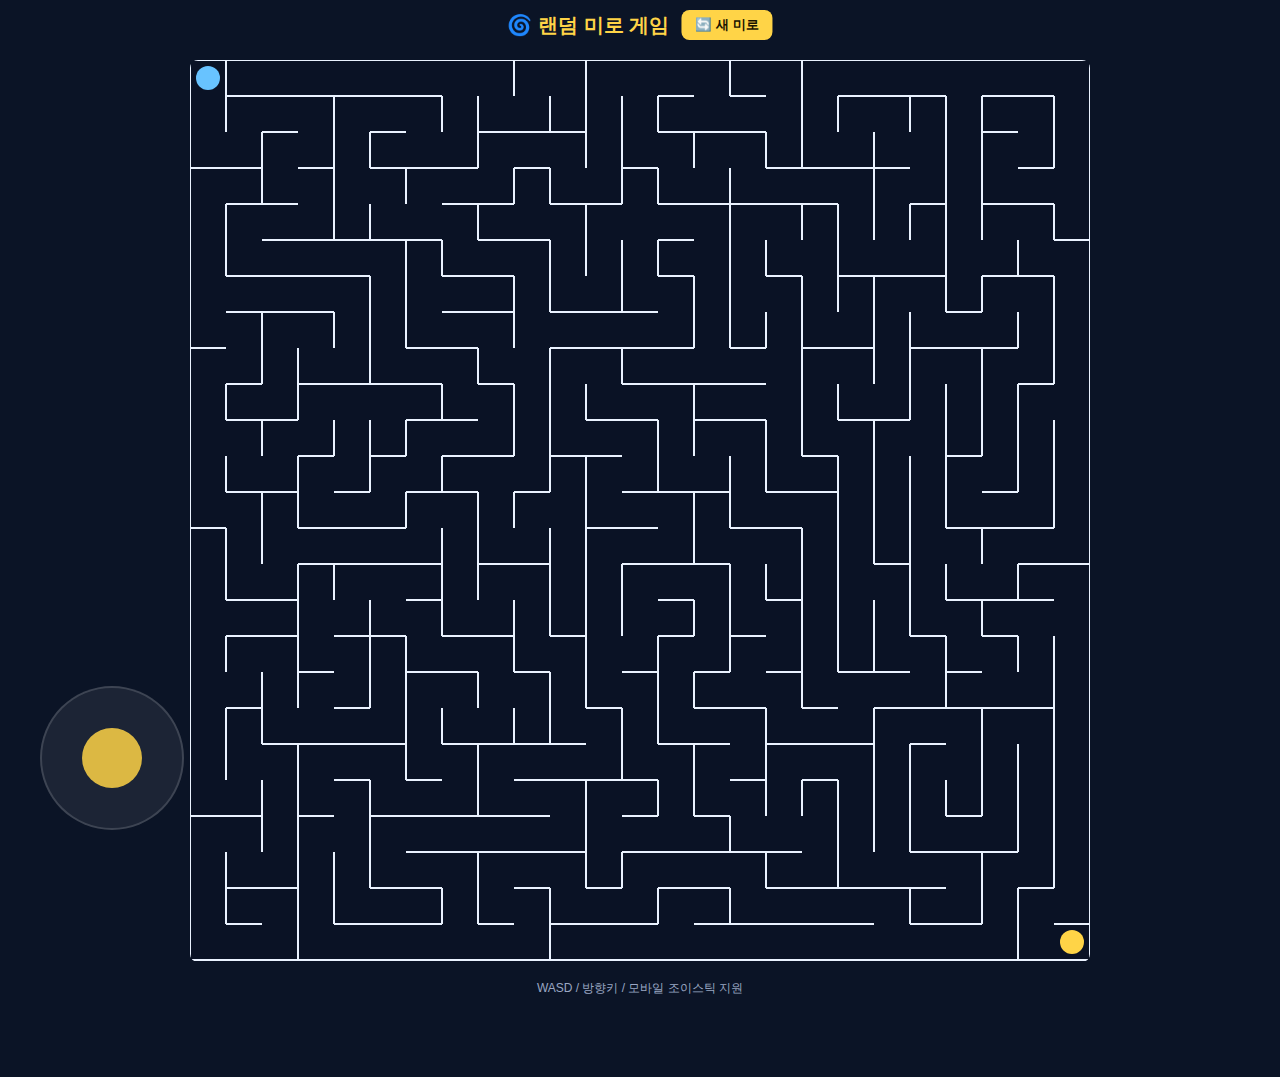
<file: maze.html>
<!DOCTYPE html>
<html lang="ko">
<head>
<meta charset="UTF-8">
<title>🌀 랜덤 미로 게임</title>

<style>
html, body {
  margin: 0;
  padding: 0;
  background: #0b1426;
  color: #eaf2ff;
  font-family: "Pretendard", sans-serif;
  text-align: center;
}

/* 메인 컨테이너 */
.game-box {
  width: 100%;
  max-width: 900px;
  margin: 0 auto;
  padding-top: 60px;
  padding-bottom: 80px;
  position: relative;
}

/* 제목 */
.header {
  position: absolute;
  top: 10px;
  left: 50%;
  transform: translateX(-50%);
  display: flex;
  align-items: center;
  gap: 12px;
  z-index: 50;
}

.header h1 {
  margin: 0;
  font-size: 20px;
  color: #ffd447;
}

#generateBtn {
  padding: 6px 14px;
  border-radius: 8px;
  border: none;
  background: #ffd447;
  color: #1a1300;
  font-weight: 700;
  cursor: pointer;
}
#generateBtn:hover { opacity: 0.9; }

/* 미로 캔버스 */
#mazeCanvas {
  width: 100%;
  height: auto;
  background: #0a1225;
  border-radius: 8px;
}

/* 조이스틱 */
#joystick {
  position: fixed;
  bottom: 70px;
  left: 40px;
  width: 140px;
  height: 140px;
  background: rgba(255,255,255,0.07);
  border: 2px solid rgba(255,255,255,0.15);
  border-radius: 50%;
  touch-action: none;
  z-index: 999;
}
#stick {
  position: absolute;
  width: 60px;
  height: 60px;
  background: rgba(255,212,71,0.85);
  border-radius: 50%;
  left: 40px;
  top: 40px;
  transition: 0.05s;
  touch-action: none;
}

/* 안내 텍스트 */
.guide {
  margin-top: 14px;
  font-size: 12px;
  color: #9aa7c3;
}
</style>
</head>

<body>

<div class="game-box">

  <div class="header">
    <h1>🌀 랜덤 미로 게임</h1>
    <button id="generateBtn">🔄 새 미로</button>
  </div>

  <canvas id="mazeCanvas"></canvas>

  <div class="guide">
    WASD / 방향키 / 모바일 조이스틱 지원
  </div>
</div>

<!-- 모바일 조이스틱 -->
<div id="joystick"><div id="stick"></div></div>


<script>
const canvas = document.getElementById("mazeCanvas");
const ctx = canvas.getContext("2d");

let rows = 25;
let cols = 25;
let cellSize = 20;

let grid = [];
let stack = [];
let player = { r: 0, c: 0 };
let exit = { r: rows - 1, c: cols - 1 };

// 캔버스 자동 높이 계산
function resizeCanvas() {
  const box = document.querySelector(".game-box");
  canvas.width = box.clientWidth;

  cellSize = Math.floor(canvas.width / cols);
  if (cellSize < 8) cellSize = 8;

  canvas.height = cellSize * rows + 2;

  drawMaze();
}

window.addEventListener("resize", resizeCanvas);

// 셀 생성
class Cell {
  constructor(r, c) {
    this.r = r;
    this.c = c;
    this.walls = { top: true, right: true, bottom: true, left: true };
    this.visited = false;
  }

  draw() {
    const x = this.c * cellSize;
    const y = this.r * cellSize;

    ctx.strokeStyle = "#eaf2ff";
    ctx.lineWidth = 2;

    if (this.walls.top)    drawLine(x, y, x + cellSize, y);
    if (this.walls.right)  drawLine(x + cellSize, y, x + cellSize, y + cellSize);
    if (this.walls.bottom) drawLine(x, y + cellSize, x + cellSize, y + cellSize);
    if (this.walls.left)   drawLine(x, y, x, y + cellSize);
  }
}

function drawLine(x1,y1,x2,y2){
  ctx.beginPath();
  ctx.moveTo(x1,y1);
  ctx.lineTo(x2,y2);
  ctx.stroke();
}

// 미로 생성
function generateMaze() {
  grid = [];
  stack = [];

  for (let r = 0; r < rows; r++) {
    let row = [];
    for (let c = 0; c < cols; c++) row.push(new Cell(r, c));
    grid.push(row);
  }

  let current = grid[0][0];
  current.visited = true;
  stack.push(current);

  while (stack.length) {
    let next = checkNeighbors(current);

    if (next) {
      next.visited = true;
      stack.push(current);
      removeWalls(current, next);
      current = next;
    } else {
      current = stack.pop();
    }
  }
}

function checkNeighbors(cell) {
  let list = [];
  let { r, c } = cell;

  if (r > 0 && !grid[r-1][c].visited) list.push(grid[r-1][c]);
  if (c < cols-1 && !grid[r][c+1].visited) list.push(grid[r][c+1]);
  if (r < rows-1 && !grid[r+1][c].visited) list.push(grid[r+1][c]);
  if (c > 0 && !grid[r][c-1].visited) list.push(grid[r][c-1]);

  return list.length ? list[Math.floor(Math.random()*list.length)] : undefined;
}

function removeWalls(a, b) {
  let dx = a.c - b.c;
  let dy = a.r - b.r;

  if (dx === 1) { a.walls.left = false; b.walls.right = false; }
  if (dx === -1) { a.walls.right = false; b.walls.left = false; }
  if (dy === 1) { a.walls.top = false; b.walls.bottom = false; }
  if (dy === -1) { a.walls.bottom = false; b.walls.top = false; }
}

// 그리기
function drawMaze() {
  ctx.clearRect(0, 0, canvas.width, canvas.height);

  grid.forEach(row => row.forEach(cell => cell.draw()));

  drawCircle(player.c * cellSize + cellSize/2, player.r * cellSize + cellSize/2, cellSize/3, "#68c3ff");
  drawCircle(exit.c   * cellSize + cellSize/2, exit.r   * cellSize + cellSize/2, cellSize/3, "#ffd447");
}

function drawCircle(x,y,r,color){
  ctx.beginPath();
  ctx.arc(x,y,r,0,Math.PI*2);
  ctx.fillStyle = color;
  ctx.fill();
}

// 이동
document.addEventListener("keydown", (e)=>{
  let cell = grid[player.r][player.c];

  if ((e.key==="w"||e.key==="ArrowUp")    && !cell.walls.top)    player.r--;
  if ((e.key==="s"||e.key==="ArrowDown")  && !cell.walls.bottom) player.r++;
  if ((e.key==="a"||e.key==="ArrowLeft")  && !cell.walls.left)   player.c--;
  if ((e.key==="d"||e.key==="ArrowRight") && !cell.walls.right)  player.c++;

  drawMaze();
  checkWin();
});

function checkWin(){
  if (player.r === exit.r && player.c === exit.c) {
    setTimeout(()=> alert("🎉 미궁 탈출 성공!"), 40);
  }
}

// 초기화
function newGame(){
  generateMaze();
  player = { r:0, c:0 };
  exit = { r:rows-1, c:cols-1 };
  resizeCanvas();
}

document.getElementById("generateBtn").onclick = newGame;

// 조이스틱
const joy = document.getElementById("joystick");
const stick = document.getElementById("stick");

let dragging = false;
let center = { x:0, y:0 };

function simulateKey(k){
  document.dispatchEvent(new KeyboardEvent("keydown",{ key:k }));
}

joy.addEventListener("pointerdown", e=>{
  dragging = true;
  center = {
    x: joy.offsetLeft + joy.offsetWidth/2,
    y: joy.offsetTop + joy.offsetHeight/2
  };
});

document.addEventListener("pointermove", e=>{
  if(!dragging) return;

  let dx = e.clientX - center.x;
  let dy = e.clientY - center.y;

  let dist = Math.sqrt(dx*dx + dy*dy);
  let max = 40;
  if (dist > max){
    dx = dx/dist * max;
    dy = dy/dist * max;
  }

  stick.style.left = `${40 + dx}px`;
  stick.style.top  = `${40 + dy}px`;

  if (Math.abs(dx) > Math.abs(dy)) {
    if (dx > 10) simulateKey("d");
    if (dx < -10) simulateKey("a");
  } else {
    if (dy > 10) simulateKey("s");
    if (dy < -10) simulateKey("w");
  }
});

document.addEventListener("pointerup", ()=>{
  dragging=false;
  stick.style.left="40px";
  stick.style.top="40px";
});

// 실행
setTimeout(()=> newGame(), 100);
</script>

</body>
</html>
</file>
